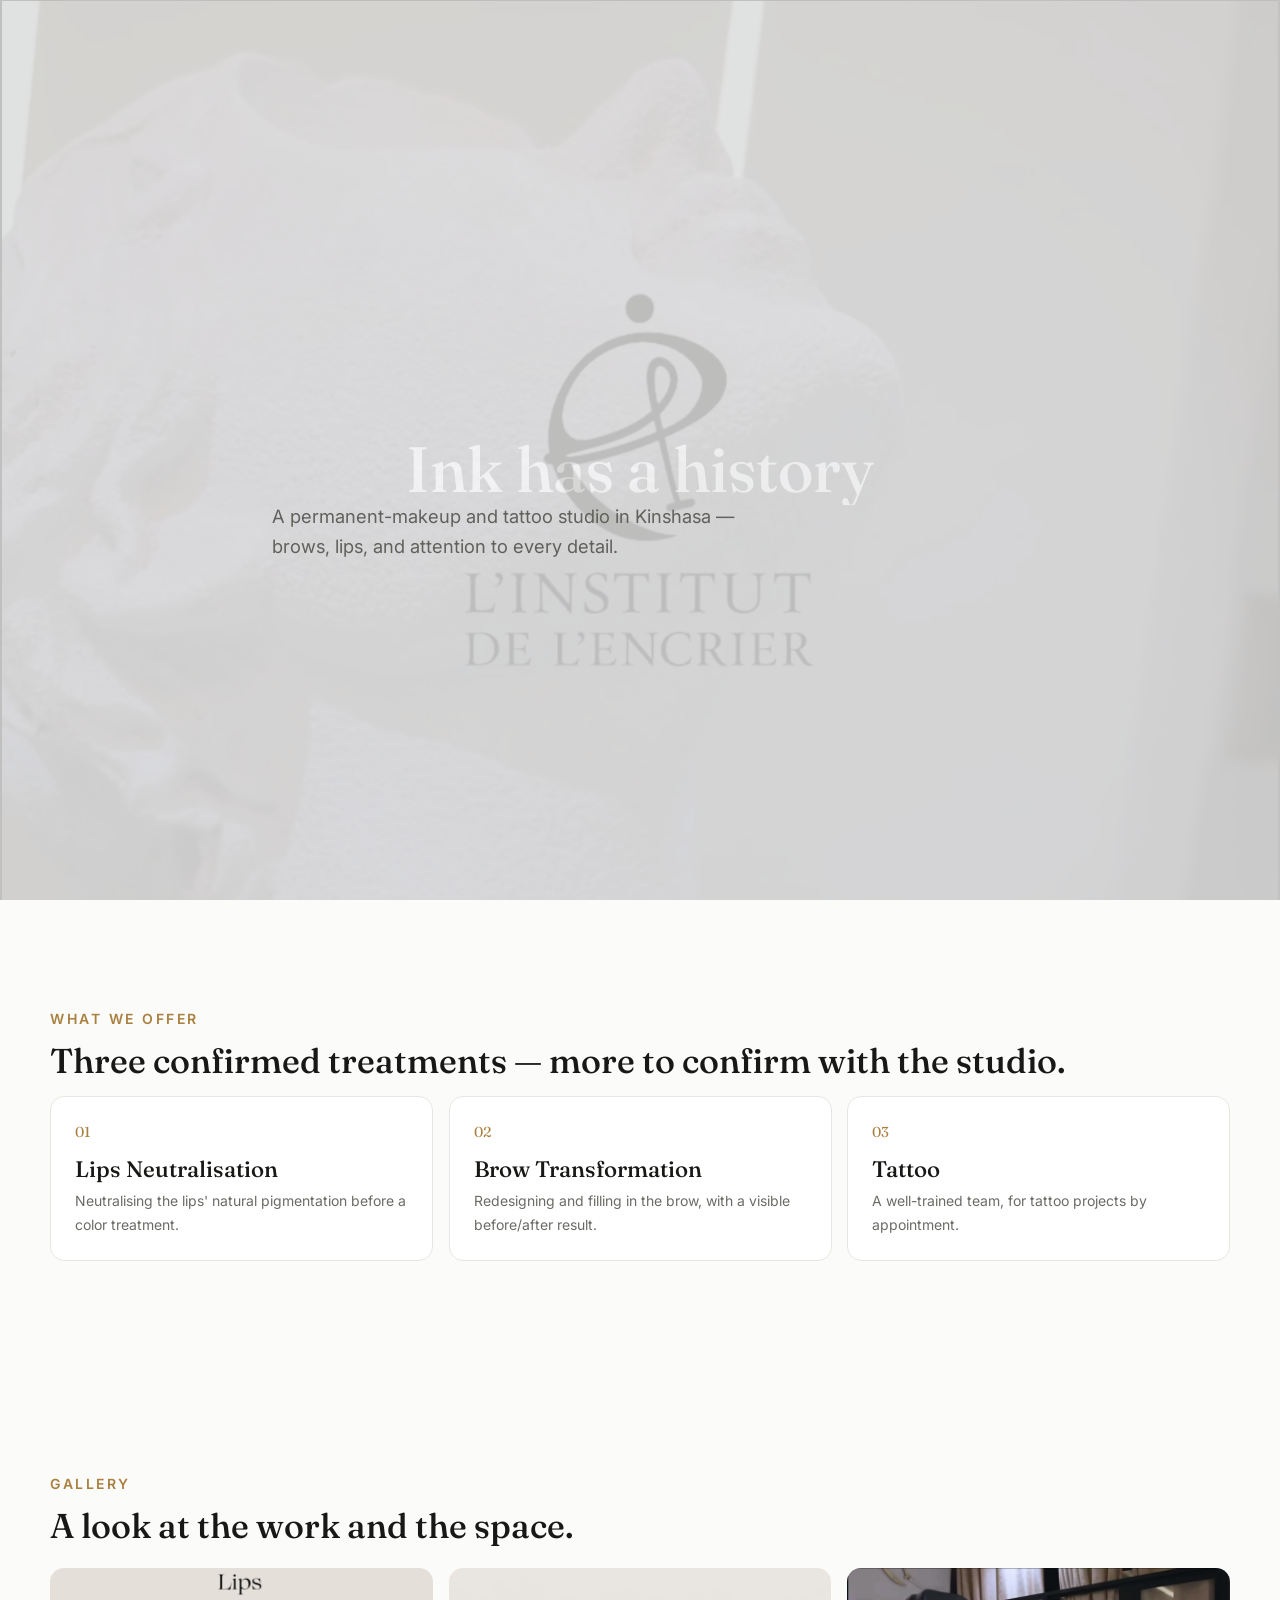
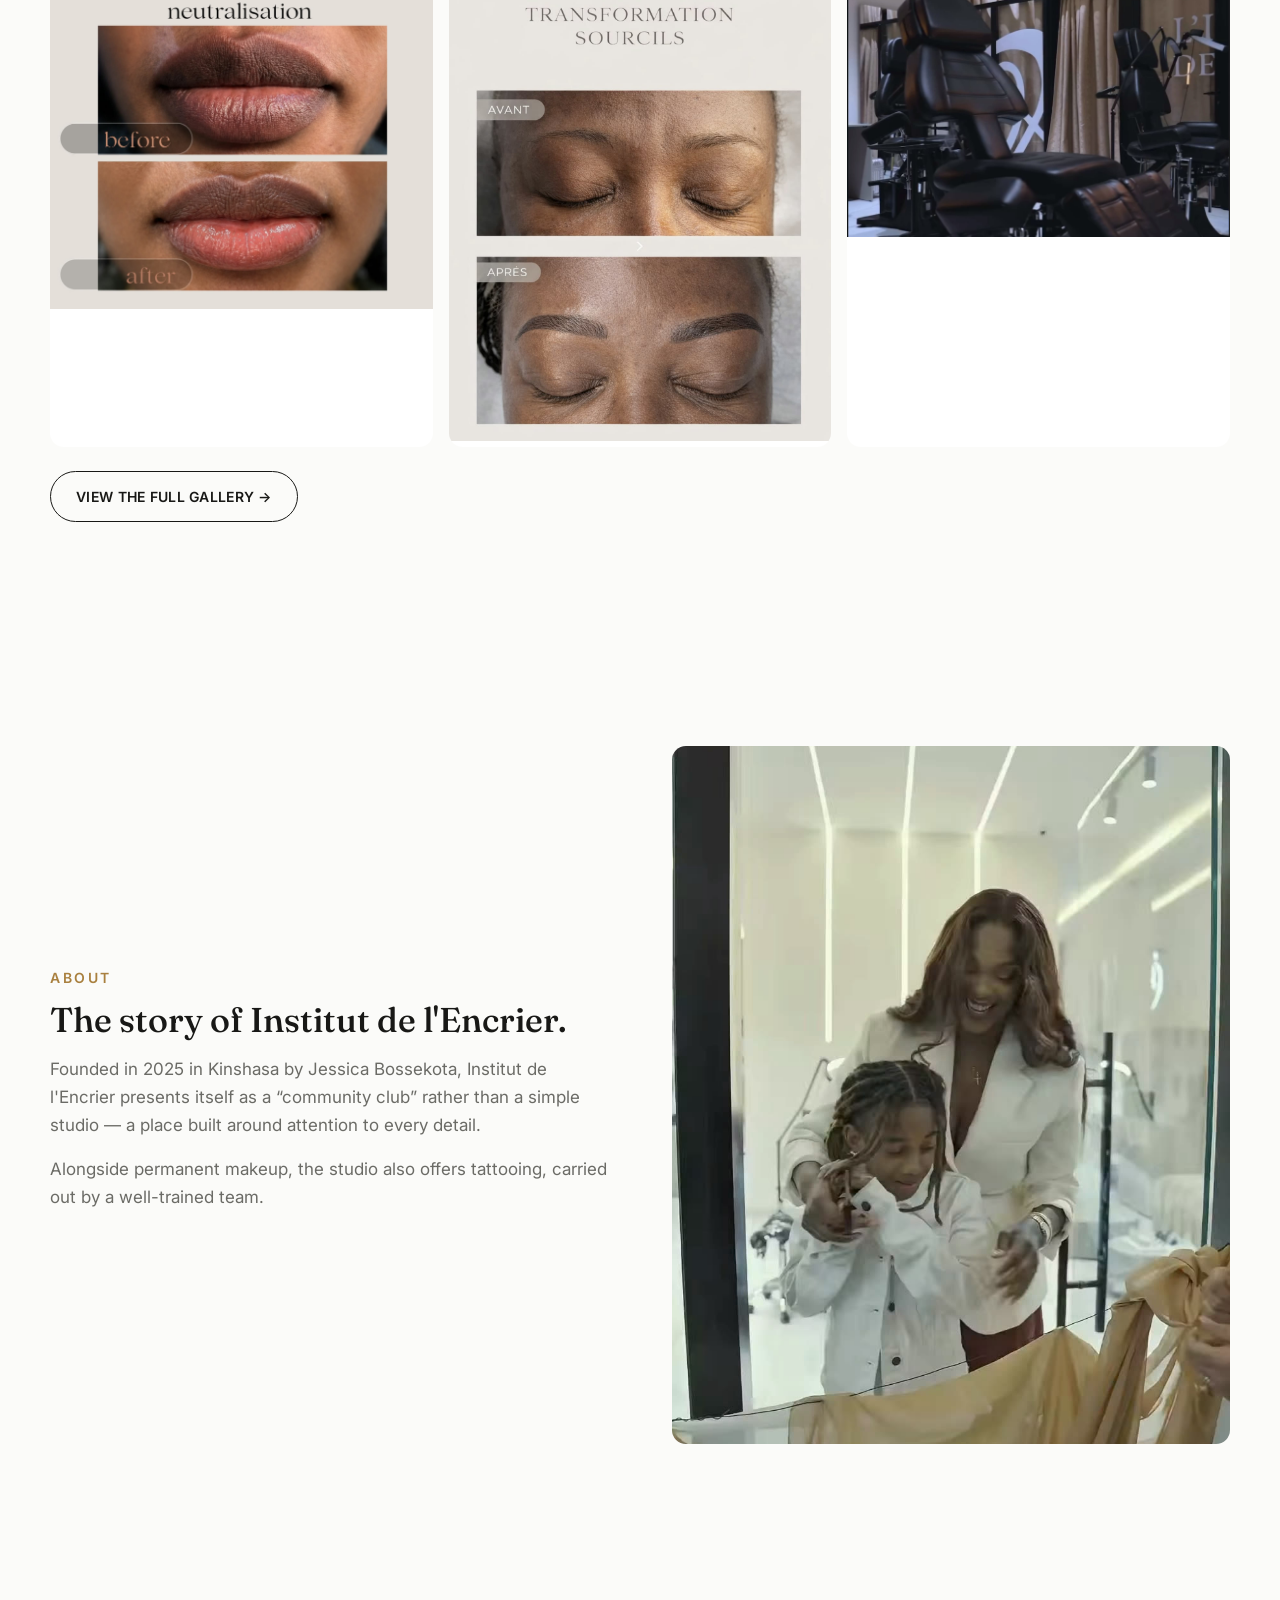
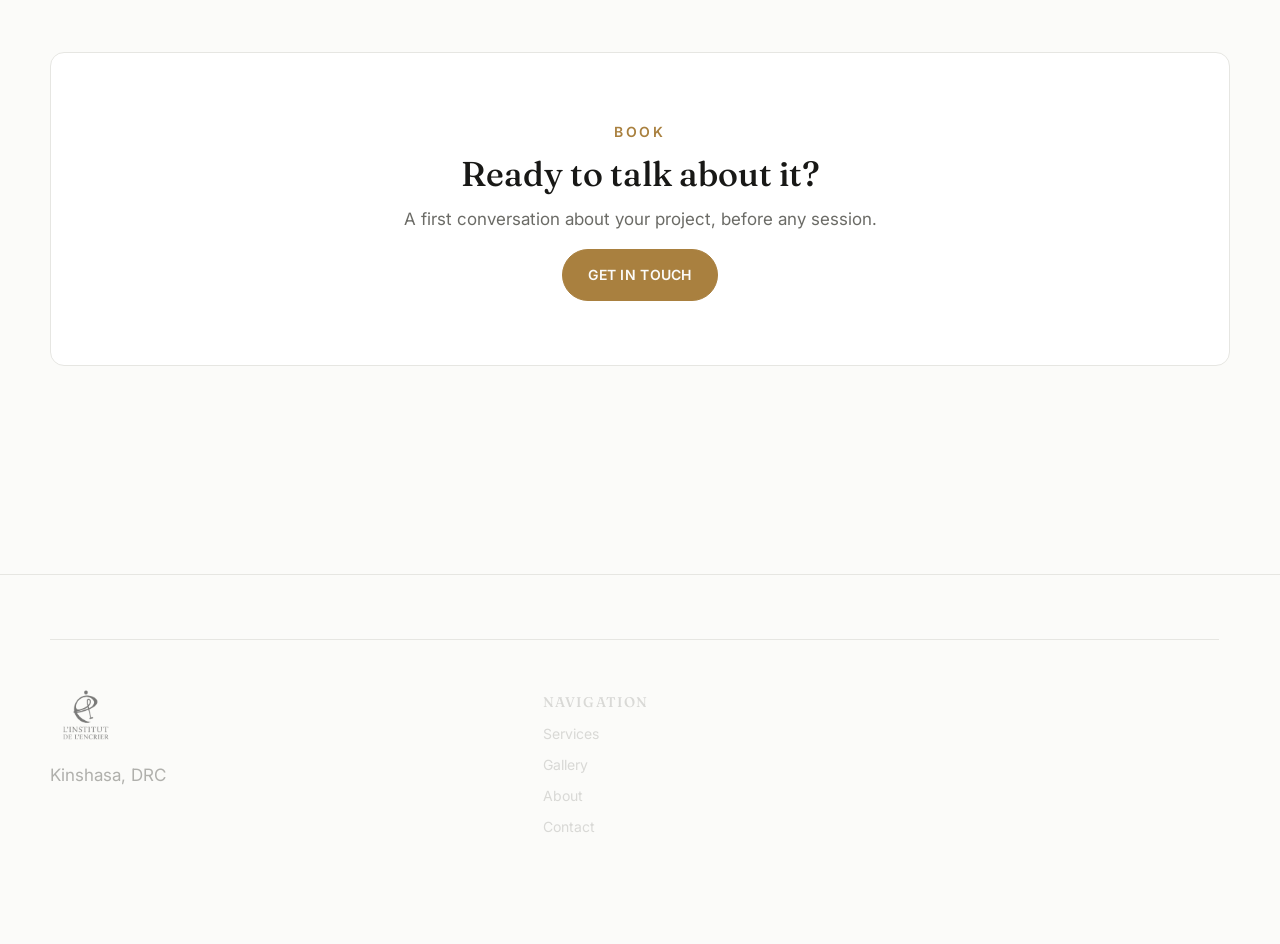
<file: index.html>
<!doctype html>
<html lang="fr">
  <head>
    <meta charset="UTF-8" />
    <meta name="viewport" content="width=device-width, initial-scale=1.0" />
    <title>Institut de l'Encrier</title>
    <meta
      name="description"
      content="Institut de l'Encrier — institut de beauté permanente et de tatouage à Kinshasa. Lips neutralisation, transformation sourcils, tatouage."
    />
    <link rel="icon" type="image/png" href="assets/images/web/logo.png" />
    <link rel="apple-touch-icon" href="assets/images/web/logo.png" />
    <link rel="preconnect" href="https://fonts.googleapis.com" />
    <link rel="preconnect" href="https://fonts.gstatic.com" crossorigin />
    <link
      href="https://fonts.googleapis.com/css2?family=Fraunces:ital,opsz,wght@0,9..144,400;0,9..144,500;1,9..144,500&family=Inter:wght@400;500;600&display=swap"
      rel="stylesheet"
    />
    <link rel="stylesheet" href="assets/css/styles.css" />
  </head>
  <body>
    <!-- Intro overlay: home page only -->
    <div id="intro-overlay">
      <p id="intro-eyebrow" data-i18n="intro.eyebrow">Institut de l'Encrier</p>
      <h1 id="intro-title" data-i18n="intro.title">L'encre a une histoire</h1>
    </div>

    <header id="main-header">
      <div class="container header-bar">
        <a href="index.html" class="wordmark">
          <img src="assets/images/web/logo.png" alt="L'Institut de l'Encrier" class="logo" />
        </a>
        <nav class="desktop-nav">
          <a href="index.html#services" data-i18n="nav.services">Services</a>
          <a href="galerie.html" data-i18n="nav.gallery">Galerie</a>
          <a href="index.html#a-propos" data-i18n="nav.about">À propos</a>
          <a href="contact.html" class="btn" data-i18n="nav.contact">Contact</a>
          <div class="lang-switch">
            <button class="lang-toggle" aria-expanded="false" aria-haspopup="true" data-i18n-attr="aria-label:aria.changeLanguage">
              <svg width="16" height="16" viewBox="0 0 24 24" fill="none" stroke="currentColor" stroke-width="1.6">
                <circle cx="12" cy="12" r="9" />
                <path d="M3 12h18" />
                <path d="M12 3c2.5 2.7 4 6 4 9s-1.5 6.3-4 9c-2.5-2.7-4-6-4-9s1.5-6.3 4-9z" />
              </svg>
              <span class="lang-current">FR</span>
            </button>
            <div class="lang-options">
              <button class="lang-btn is-active" data-lang-toggle="fr" aria-pressed="true">Français</button>
              <button class="lang-btn" data-lang-toggle="en" aria-pressed="false">English</button>
            </div>
          </div>
        </nav>
        <button id="menu-burger" aria-expanded="false" aria-controls="menu-overlay">
          <span class="sr-only" data-i18n="aria.toggleMenu">Menu</span>
          <span class="burger-line"></span>
          <span class="burger-line"></span>
          <span class="burger-line"></span>
        </button>
      </div>
    </header>

    <div id="menu-overlay" aria-hidden="true" inert>
      <div class="menu-overlay-bg"></div>
      <div class="menu-overlay-content container">
        <nav>
          <p class="mobile-link"><a href="index.html" data-i18n="menu.home">Accueil</a></p>
          <p class="mobile-link"><a href="index.html#services" data-i18n="nav.services">Services</a></p>
          <p class="mobile-link"><a href="galerie.html" data-i18n="nav.gallery">Galerie</a></p>
          <p class="mobile-link"><a href="index.html#a-propos" data-i18n="nav.about">À propos</a></p>
          <p class="mobile-link"><a href="contact.html" data-i18n="nav.contact">Contact</a></p>
        </nav>
        <div class="lang-switch">
          <button class="lang-toggle" aria-expanded="false" aria-haspopup="true" data-i18n-attr="aria-label:aria.changeLanguage">
            <svg width="16" height="16" viewBox="0 0 24 24" fill="none" stroke="currentColor" stroke-width="1.6">
              <circle cx="12" cy="12" r="9" />
              <path d="M3 12h18" />
              <path d="M12 3c2.5 2.7 4 6 4 9s-1.5 6.3-4 9c-2.5-2.7-4-6-4-9s1.5-6.3 4-9z" />
            </svg>
            <span class="lang-current">FR</span>
          </button>
          <div class="lang-options">
            <button class="lang-btn is-active" data-lang-toggle="fr" aria-pressed="true">Français</button>
            <button class="lang-btn" data-lang-toggle="en" aria-pressed="false">English</button>
          </div>
        </div>
        <p class="menu-overlay-footer" data-i18n="menu.footerLocation">Institut de l'Encrier — Kinshasa, RDC</p>
      </div>
    </div>

    <main>
      <section class="hero">
        <video
          class="hero-video"
          autoplay
          muted
          loop
          playsinline
          poster="assets/images/web/statue-logo.jpg"
        >
          <source src="assets/video/hero-loop.mp4" type="video/mp4" />
        </video>
        <div class="hero-scrim"></div>
        <div class="container hero-content">
          <p class="eyebrow" data-i18n="hero.eyebrow">Institut de l'Encrier</p>
          <h1 data-i18n="hero.title">L'encre a une histoire.</h1>
          <p class="hero-lede" data-i18n="hero.lede">
            Un institut de beauté permanente et de tatouage à Kinshasa —
            sourcils, lèvres, et l'attention portée à chaque détail.
          </p>
          <div class="hero-cta">
            <a href="contact.html" class="btn primary" data-i18n="hero.ctaPrimary">Prendre rendez-vous</a>
            <a href="galerie.html" class="btn" data-i18n="hero.ctaSecondary">Voir la galerie</a>
          </div>
        </div>
      </section>

      <section class="section" id="services">
        <div class="container">
          <p class="eyebrow reveal" data-i18n="services.eyebrow">Ce que nous proposons</p>
          <h2 class="reveal" data-i18n="services.title">Trois soins confirmés — d'autres à préciser avec l'atelier.</h2>
          <div class="tilt-grid">
            <article data-tilt-card>
              <div class="liquid-monolith-card-glare"></div>
              <p class="card-index">01</p>
              <h3 data-i18n="services.c1Title">Lips Neutralisation</h3>
              <p data-i18n="services.c1Body">Neutraliser la pigmentation naturelle des lèvres avant une mise en couleur.</p>
            </article>
            <article data-tilt-card>
              <div class="liquid-monolith-card-glare"></div>
              <p class="card-index">02</p>
              <h3 data-i18n="services.c2Title">Transformation Sourcils</h3>
              <p data-i18n="services.c2Body">Redessiner et densifier le sourcil, résultat visible avant/après.</p>
            </article>
            <article data-tilt-card>
              <div class="liquid-monolith-card-glare"></div>
              <p class="card-index">03</p>
              <h3 data-i18n="services.c3Title">Tatouage</h3>
              <p data-i18n="services.c3Body">Une équipe bien formée, pour des projets de tatouage sur rendez-vous.</p>
            </article>
          </div>
        </div>
      </section>

      <section class="section">
        <div class="container">
          <p class="eyebrow reveal" data-i18n="galleryPreview.eyebrow">Galerie</p>
          <h2 class="reveal" data-i18n="galleryPreview.title">Un aperçu du travail et de l'espace.</h2>
          <div class="gallery-grid" style="margin-top: var(--space-4);">
            <div class="gallery-tile">
              <div class="gallery-inner">
                <img src="assets/images/web/lips-neutralisation.jpg" alt="Lips neutralisation — avant / après" />
              </div>
              <span class="gallery-tile-label" data-i18n="galleryPreview.tile1">Lips neutralisation</span>
            </div>
            <div class="gallery-tile">
              <div class="gallery-inner">
                <img src="assets/images/web/sourcils-transformation.jpg" alt="Transformation sourcils — avant / après" />
              </div>
              <span class="gallery-tile-label" data-i18n="galleryPreview.tile2">Sourcils</span>
            </div>
            <div class="gallery-tile">
              <div class="gallery-inner">
                <img src="assets/images/web/treatment-room.jpg" alt="Salle de soin de l'Institut de l'Encrier" />
              </div>
              <span class="gallery-tile-label" data-i18n="galleryPreview.tile3">L'espace</span>
            </div>
          </div>
          <p class="reveal" style="margin-top: var(--space-4);">
            <a class="btn" href="galerie.html" data-i18n="galleryPreview.cta">Voir la galerie complète →</a>
          </p>
        </div>
      </section>

      <section class="section" id="a-propos">
        <div class="container split">
          <div class="reveal">
            <p class="eyebrow" data-i18n="about.eyebrow">À propos</p>
            <h2 data-i18n="about.title">L'histoire de l'Institut de l'Encrier.</h2>
            <p data-i18n="about.p1">
              Fondé en 2025 à Kinshasa par Jessica Bossekota, l'Institut de
              l'Encrier se présente comme un « community club » plutôt
              qu'un simple salon — un lieu pensé pour l'attention portée à
              chaque détail.
            </p>
            <p data-i18n="about.p2">
              Aux soins de beauté permanente s'ajoute le tatouage, assuré
              par une équipe bien formée.
            </p>
          </div>
          <div class="reveal">
            <img
              src="assets/images/web/ribbon-cutting.jpg"
              alt="Inauguration de l'Institut de l'Encrier"
              data-i18n-attr="alt:about.imgAlt"
              style="border-radius: var(--radius-md); aspect-ratio: 4/5; object-fit: cover; width: 100%;"
            />
          </div>
        </div>
      </section>

      <section class="section">
        <div class="container">
          <div class="cta-band reveal">
            <p class="eyebrow" data-i18n="ctaBand.eyebrow">Rendez-vous</p>
            <h2 data-i18n="ctaBand.title">Prêt·e à en discuter ?</h2>
            <p style="max-width: 46ch; margin-inline: auto;" data-i18n="ctaBand.body">
              Un premier échange pour parler de votre projet, avant toute
              séance.
            </p>
            <a href="contact.html" class="btn primary" data-i18n="ctaBand.button">Nous contacter</a>
          </div>
        </div>
      </section>
    </main>

    <footer id="site-footer">
      <div class="container">
        <div class="footer-top-line"></div>
        <div class="footer-grid">
          <div class="footer-brand">
            <a href="index.html" class="wordmark">
              <img src="assets/images/web/logo.png" alt="L'Institut de l'Encrier" class="logo" />
            </a>
            <p data-i18n="footer.city">Kinshasa, RDC</p>
          </div>
          <div class="footer-column">
            <h3 data-i18n="footer.navHeading">Navigation</h3>
            <a href="index.html#services" data-i18n="nav.services">Services</a>
            <a href="galerie.html" data-i18n="nav.gallery">Galerie</a>
            <a href="index.html#a-propos" data-i18n="nav.about">À propos</a>
            <a href="contact.html" data-i18n="nav.contact">Contact</a>
          </div>
          <div class="footer-column">
            <h3 data-i18n="footer.followHeading">Suivez-nous</h3>
            <a href="https://www.instagram.com/institutdelencrier/" target="_blank" rel="noopener" data-i18n-attr="aria-label:aria.instagram">Instagram</a>
          </div>
        </div>
        <div class="footer-bottom">
          <span>© <span id="year"></span> Institut de l'Encrier.</span>
          <span data-i18n="footer.statusNote">Site en construction — contenu à finaliser avec le client.</span>
        </div>
      </div>
    </footer>

    <script src="assets/js/vendor/gsap.min.js" defer></script>
    <script src="assets/js/vendor/ScrollTrigger.min.js" defer></script>
    <script src="assets/js/main.js" defer></script>
    <script src="assets/js/i18n.js" defer></script>
    <script src="assets/js/intro-timeline.js" defer></script>
    <script src="assets/js/nav-menu.js" defer></script>
    <script src="assets/js/liquid-glass-cards.js" defer></script>
    <script src="assets/js/footer-animation.js" defer></script>
  </body>
</html>
</file>
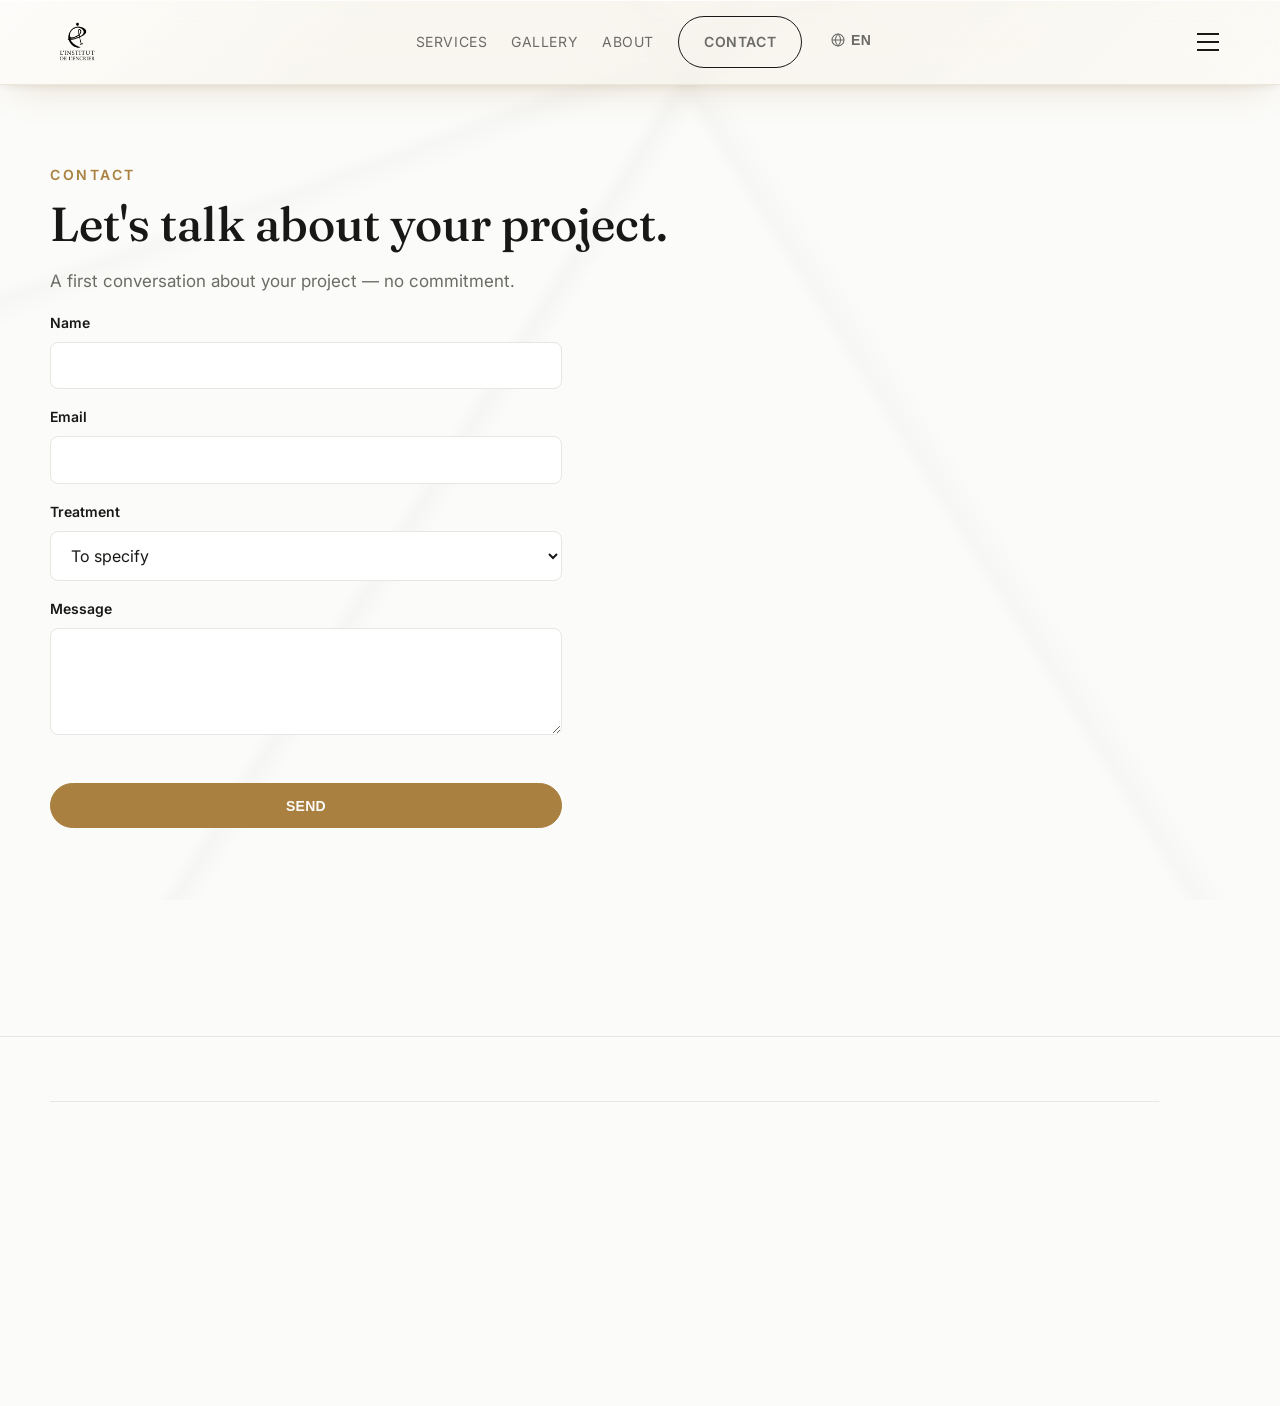
<file: contact.html>
<!doctype html>
<html lang="fr">
  <head>
    <meta charset="UTF-8" />
    <meta name="viewport" content="width=device-width, initial-scale=1.0" />
    <title>Contact — Institut de l'Encrier</title>
    <link rel="icon" type="image/png" href="assets/images/web/logo.png" />
    <link rel="apple-touch-icon" href="assets/images/web/logo.png" />
    <link rel="preconnect" href="https://fonts.googleapis.com" />
    <link rel="preconnect" href="https://fonts.gstatic.com" crossorigin />
    <link
      href="https://fonts.googleapis.com/css2?family=Fraunces:ital,opsz,wght@0,9..144,400;0,9..144,500;1,9..144,500&family=Inter:wght@400;500;600&display=swap"
      rel="stylesheet"
    />
    <link rel="stylesheet" href="assets/css/styles.css" />
  </head>
  <body>
    <header id="main-header">
      <div class="container header-bar">
        <a href="index.html" class="wordmark">
          <img src="assets/images/web/logo.png" alt="L'Institut de l'Encrier" class="logo" />
        </a>
        <nav class="desktop-nav">
          <a href="index.html#services" data-i18n="nav.services">Services</a>
          <a href="galerie.html" data-i18n="nav.gallery">Galerie</a>
          <a href="index.html#a-propos" data-i18n="nav.about">À propos</a>
          <a href="contact.html" class="btn" data-i18n="nav.contact">Contact</a>
          <div class="lang-switch">
            <button class="lang-toggle" aria-expanded="false" aria-haspopup="true" data-i18n-attr="aria-label:aria.changeLanguage">
              <svg width="16" height="16" viewBox="0 0 24 24" fill="none" stroke="currentColor" stroke-width="1.6">
                <circle cx="12" cy="12" r="9" />
                <path d="M3 12h18" />
                <path d="M12 3c2.5 2.7 4 6 4 9s-1.5 6.3-4 9c-2.5-2.7-4-6-4-9s1.5-6.3 4-9z" />
              </svg>
              <span class="lang-current">FR</span>
            </button>
            <div class="lang-options">
              <button class="lang-btn is-active" data-lang-toggle="fr" aria-pressed="true">Français</button>
              <button class="lang-btn" data-lang-toggle="en" aria-pressed="false">English</button>
            </div>
          </div>
        </nav>
        <button id="menu-burger" aria-expanded="false" aria-controls="menu-overlay">
          <span class="sr-only" data-i18n="aria.toggleMenu">Menu</span>
          <span class="burger-line"></span>
          <span class="burger-line"></span>
          <span class="burger-line"></span>
        </button>
      </div>
    </header>

    <div id="menu-overlay" aria-hidden="true" inert>
      <div class="menu-overlay-bg"></div>
      <div class="menu-overlay-content container">
        <nav>
          <p class="mobile-link"><a href="index.html" data-i18n="menu.home">Accueil</a></p>
          <p class="mobile-link"><a href="index.html#services" data-i18n="nav.services">Services</a></p>
          <p class="mobile-link"><a href="galerie.html" data-i18n="nav.gallery">Galerie</a></p>
          <p class="mobile-link"><a href="index.html#a-propos" data-i18n="nav.about">À propos</a></p>
          <p class="mobile-link"><a href="contact.html" data-i18n="nav.contact">Contact</a></p>
        </nav>
        <div class="lang-switch">
          <button class="lang-toggle" aria-expanded="false" aria-haspopup="true" data-i18n-attr="aria-label:aria.changeLanguage">
            <svg width="16" height="16" viewBox="0 0 24 24" fill="none" stroke="currentColor" stroke-width="1.6">
              <circle cx="12" cy="12" r="9" />
              <path d="M3 12h18" />
              <path d="M12 3c2.5 2.7 4 6 4 9s-1.5 6.3-4 9c-2.5-2.7-4-6-4-9s1.5-6.3 4-9z" />
            </svg>
            <span class="lang-current">FR</span>
          </button>
          <div class="lang-options">
            <button class="lang-btn is-active" data-lang-toggle="fr" aria-pressed="true">Français</button>
            <button class="lang-btn" data-lang-toggle="en" aria-pressed="false">English</button>
          </div>
        </div>
        <p class="menu-overlay-footer" data-i18n="menu.footerLocation">Institut de l'Encrier — Kinshasa, RDC</p>
      </div>
    </div>

    <main>
      <section class="section" style="padding-top: var(--space-8);">
        <div class="container">
          <p class="eyebrow reveal" data-i18n="contactPage.eyebrow">Contact</p>
          <h1 class="reveal" data-i18n="contactPage.title">Parlons de votre projet.</h1>
          <p class="reveal" style="max-width: 50ch;" data-i18n="contactPage.lede">
            Un premier échange pour parler de votre projet — sans
            engagement.
          </p>

          <form id="contact-form" class="contact-form reveal">
            <label>
              <span data-i18n="contactPage.labelName">Nom</span>
              <input type="text" name="name" required autocomplete="name" />
            </label>
            <label>
              <span data-i18n="contactPage.labelEmail">E-mail</span>
              <input type="email" name="email" required autocomplete="email" />
            </label>
            <label>
              <span data-i18n="contactPage.labelSoin">Soin souhaité</span>
              <select name="soin">
                <option value="" data-i18n="contactPage.soinPlaceholder">À préciser</option>
                <option value="lips-neutralisation" data-i18n="contactPage.soinLips">Lips neutralisation</option>
                <option value="sourcils" data-i18n="contactPage.soinSourcils">Transformation sourcils</option>
                <option value="tatouage" data-i18n="contactPage.soinTattoo">Tatouage</option>
                <option value="autre" data-i18n="contactPage.soinAutre">Autre</option>
              </select>
            </label>
            <label>
              <span data-i18n="contactPage.labelMessage">Message</span>
              <textarea name="message" rows="4" required></textarea>
            </label>
            <p id="form-status" class="form-status" role="status"></p>
            <button type="submit" class="btn primary" data-i18n="contactPage.submit">Envoyer</button>
          </form>
        </div>
      </section>
    </main>

    <footer id="site-footer">
      <div class="container">
        <div class="footer-top-line"></div>
        <div class="footer-grid">
          <div class="footer-brand">
            <a href="index.html" class="wordmark">
              <img src="assets/images/web/logo.png" alt="L'Institut de l'Encrier" class="logo" />
            </a>
            <p data-i18n="footer.city">Kinshasa, RDC</p>
          </div>
          <div class="footer-column">
            <h3 data-i18n="footer.navHeading">Navigation</h3>
            <a href="index.html#services" data-i18n="nav.services">Services</a>
            <a href="galerie.html" data-i18n="nav.gallery">Galerie</a>
            <a href="index.html#a-propos" data-i18n="nav.about">À propos</a>
            <a href="contact.html" data-i18n="nav.contact">Contact</a>
          </div>
          <div class="footer-column">
            <h3 data-i18n="footer.followHeading">Suivez-nous</h3>
            <a href="https://www.instagram.com/institutdelencrier/" target="_blank" rel="noopener" data-i18n-attr="aria-label:aria.instagram">Instagram</a>
          </div>
        </div>
        <div class="footer-bottom">
          <span>© <span id="year"></span> Institut de l'Encrier.</span>
          <span data-i18n="footer.statusNote">Site en construction — contenu à finaliser avec le client.</span>
        </div>
      </div>
    </footer>

    <script src="assets/js/vendor/gsap.min.js" defer></script>
    <script src="assets/js/vendor/ScrollTrigger.min.js" defer></script>
    <script src="assets/js/main.js" defer></script>
    <script src="assets/js/i18n.js" defer></script>
    <script src="assets/js/nav-menu.js" defer></script>
    <script src="assets/js/footer-animation.js" defer></script>
    <script defer>
      /* Mock submit — no backend wired yet (see BUILD-NOTES.md: booking
         mechanism not confirmed). Status text pulled from window.ideI18n
         so it respects whichever language is currently active. */
      document.addEventListener("DOMContentLoaded", function () {
        var form = document.getElementById("contact-form");
        var status = document.getElementById("form-status");
        if (!form) return;
        form.addEventListener("submit", function (e) {
          e.preventDefault();
          var t = window.ideI18n ? window.ideI18n.t : function (k) { return k; };
          status.textContent = t("contactPage.statusSending");
          status.className = "form-status";
          setTimeout(function () {
            status.textContent = t("contactPage.statusSuccess");
            status.className = "form-status success";
            form.reset();
          }, 700);
        });
      });
    </script>
  </body>
</html>
</file>
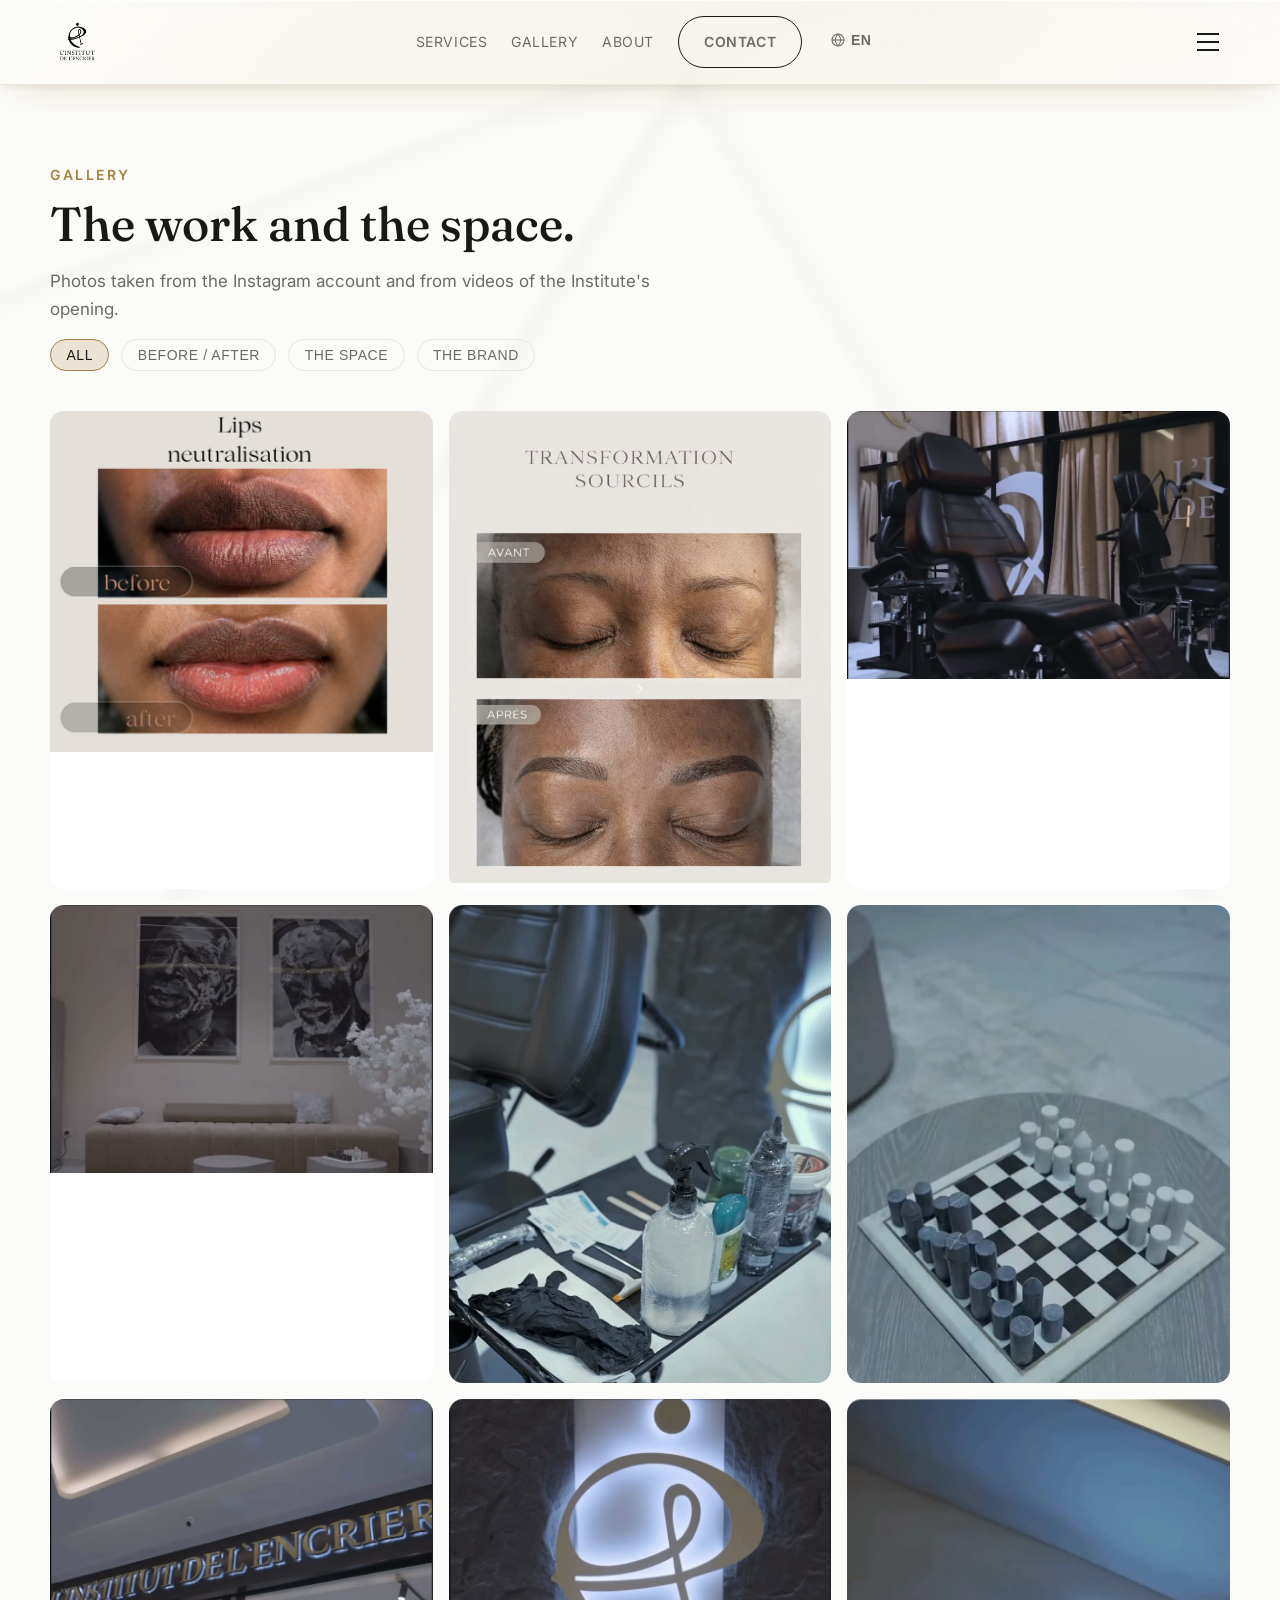
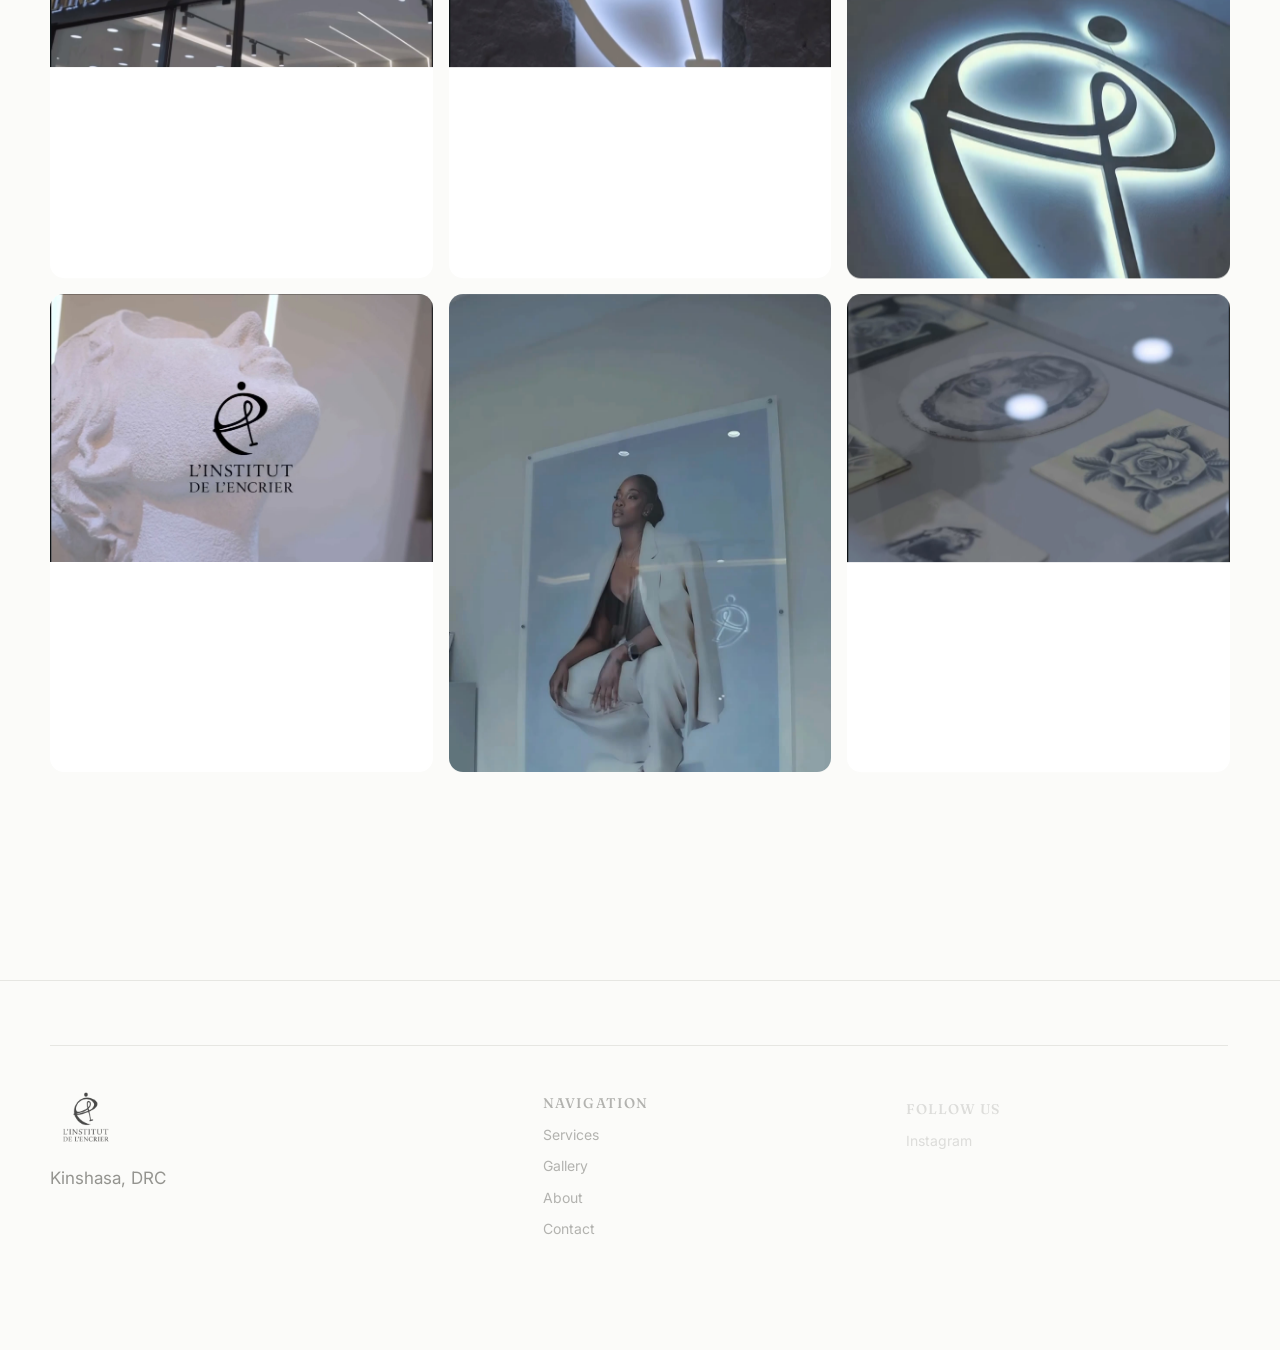
<file: galerie.html>
<!doctype html>
<html lang="fr">
  <head>
    <meta charset="UTF-8" />
    <meta name="viewport" content="width=device-width, initial-scale=1.0" />
    <title>Galerie — Institut de l'Encrier</title>
    <link rel="icon" type="image/png" href="assets/images/web/logo.png" />
    <link rel="apple-touch-icon" href="assets/images/web/logo.png" />
    <link rel="preconnect" href="https://fonts.googleapis.com" />
    <link rel="preconnect" href="https://fonts.gstatic.com" crossorigin />
    <link
      href="https://fonts.googleapis.com/css2?family=Fraunces:ital,opsz,wght@0,9..144,400;0,9..144,500;1,9..144,500&family=Inter:wght@400;500;600&display=swap"
      rel="stylesheet"
    />
    <link rel="stylesheet" href="assets/css/styles.css" />
  </head>
  <body>
    <header id="main-header">
      <div class="container header-bar">
        <a href="index.html" class="wordmark">
          <img src="assets/images/web/logo.png" alt="L'Institut de l'Encrier" class="logo" />
        </a>
        <nav class="desktop-nav">
          <a href="index.html#services" data-i18n="nav.services">Services</a>
          <a href="galerie.html" data-i18n="nav.gallery">Galerie</a>
          <a href="index.html#a-propos" data-i18n="nav.about">À propos</a>
          <a href="contact.html" class="btn" data-i18n="nav.contact">Contact</a>
          <div class="lang-switch">
            <button class="lang-toggle" aria-expanded="false" aria-haspopup="true" data-i18n-attr="aria-label:aria.changeLanguage">
              <svg width="16" height="16" viewBox="0 0 24 24" fill="none" stroke="currentColor" stroke-width="1.6">
                <circle cx="12" cy="12" r="9" />
                <path d="M3 12h18" />
                <path d="M12 3c2.5 2.7 4 6 4 9s-1.5 6.3-4 9c-2.5-2.7-4-6-4-9s1.5-6.3 4-9z" />
              </svg>
              <span class="lang-current">FR</span>
            </button>
            <div class="lang-options">
              <button class="lang-btn is-active" data-lang-toggle="fr" aria-pressed="true">Français</button>
              <button class="lang-btn" data-lang-toggle="en" aria-pressed="false">English</button>
            </div>
          </div>
        </nav>
        <button id="menu-burger" aria-expanded="false" aria-controls="menu-overlay">
          <span class="sr-only" data-i18n="aria.toggleMenu">Menu</span>
          <span class="burger-line"></span>
          <span class="burger-line"></span>
          <span class="burger-line"></span>
        </button>
      </div>
    </header>

    <div id="menu-overlay" aria-hidden="true" inert>
      <div class="menu-overlay-bg"></div>
      <div class="menu-overlay-content container">
        <nav>
          <p class="mobile-link"><a href="index.html" data-i18n="menu.home">Accueil</a></p>
          <p class="mobile-link"><a href="index.html#services" data-i18n="nav.services">Services</a></p>
          <p class="mobile-link"><a href="galerie.html" data-i18n="nav.gallery">Galerie</a></p>
          <p class="mobile-link"><a href="index.html#a-propos" data-i18n="nav.about">À propos</a></p>
          <p class="mobile-link"><a href="contact.html" data-i18n="nav.contact">Contact</a></p>
        </nav>
        <div class="lang-switch">
          <button class="lang-toggle" aria-expanded="false" aria-haspopup="true" data-i18n-attr="aria-label:aria.changeLanguage">
            <svg width="16" height="16" viewBox="0 0 24 24" fill="none" stroke="currentColor" stroke-width="1.6">
              <circle cx="12" cy="12" r="9" />
              <path d="M3 12h18" />
              <path d="M12 3c2.5 2.7 4 6 4 9s-1.5 6.3-4 9c-2.5-2.7-4-6-4-9s1.5-6.3 4-9z" />
            </svg>
            <span class="lang-current">FR</span>
          </button>
          <div class="lang-options">
            <button class="lang-btn is-active" data-lang-toggle="fr" aria-pressed="true">Français</button>
            <button class="lang-btn" data-lang-toggle="en" aria-pressed="false">English</button>
          </div>
        </div>
        <p class="menu-overlay-footer" data-i18n="menu.footerLocation">Institut de l'Encrier — Kinshasa, RDC</p>
      </div>
    </div>

    <main>
      <section class="section" style="padding-top: var(--space-8);">
        <div class="container">
          <p class="eyebrow reveal" data-i18n="galleryPage.eyebrow">Galerie</p>
          <h1 class="reveal" data-i18n="galleryPage.title">Le travail et l'espace.</h1>
          <p class="reveal" style="max-width: 60ch;" data-i18n="galleryPage.intro">
            Photos tirées du compte Instagram et de vidéos de l'ouverture de
            l'Institut.
          </p>

          <div class="filter-bar reveal">
            <button class="filter-chip is-active" data-filter-chip="all" data-i18n="galleryPage.filterAll">Tout</button>
            <button class="filter-chip" data-filter-chip="avant-apres" data-i18n="galleryPage.filterAvantApres">Avant / Après</button>
            <button class="filter-chip" data-filter-chip="espace" data-i18n="galleryPage.filterEspace">L'espace</button>
            <button class="filter-chip" data-filter-chip="marque" data-i18n="galleryPage.filterMarque">La marque</button>
          </div>

          <div class="gallery-grid" id="gallery-grid">
            <div class="gallery-tile" data-filter-card data-category="avant-apres">
              <div class="gallery-inner">
                <img src="assets/images/web/lips-neutralisation.jpg" alt="Lips neutralisation — avant / après" />
              </div>
              <span class="gallery-tile-label" data-i18n="galleryPage.tLips">Lips neutralisation</span>
            </div>
            <div class="gallery-tile" data-filter-card data-category="avant-apres">
              <div class="gallery-inner">
                <img src="assets/images/web/sourcils-transformation.jpg" alt="Transformation sourcils — avant / après" />
              </div>
              <span class="gallery-tile-label" data-i18n="galleryPage.tSourcils">Sourcils</span>
            </div>
            <div class="gallery-tile" data-filter-card data-category="espace">
              <div class="gallery-inner">
                <img src="assets/images/web/treatment-room.jpg" alt="Salle de soin" />
              </div>
              <span class="gallery-tile-label" data-i18n="galleryPage.tTreatmentRoom">Salle de soin</span>
            </div>
            <div class="gallery-tile" data-filter-card data-category="espace">
              <div class="gallery-inner">
                <img src="assets/images/web/reception-lounge.jpg" alt="Espace lounge / réception" />
              </div>
              <span class="gallery-tile-label" data-i18n="galleryPage.tLounge">Lounge</span>
            </div>
            <div class="gallery-tile" data-filter-card data-category="espace">
              <div class="gallery-inner">
                <img src="assets/images/web/hygiene-tray.jpg" alt="Plateau d'hygiène à usage unique" />
              </div>
              <span class="gallery-tile-label" data-i18n="galleryPage.tHygiene">Hygiène</span>
            </div>
            <div class="gallery-tile" data-filter-card data-category="espace">
              <div class="gallery-inner">
                <img src="assets/images/web/chess-lounge.jpg" alt="Coin lounge de l'Institut" />
              </div>
              <span class="gallery-tile-label" data-i18n="galleryPage.tChess">Coin lounge</span>
            </div>
            <div class="gallery-tile" data-filter-card data-category="marque">
              <div class="gallery-inner">
                <img src="assets/images/web/storefront-sign.jpg" alt="Enseigne de l'Institut de l'Encrier" />
              </div>
              <span class="gallery-tile-label" data-i18n="galleryPage.tFacade">Façade</span>
            </div>
            <div class="gallery-tile" data-filter-card data-category="marque">
              <div class="gallery-inner">
                <img src="assets/images/web/backlit-monogram.jpg" alt="Monogramme rétroéclairé" />
              </div>
              <span class="gallery-tile-label" data-i18n="galleryPage.tMonogram">Monogramme</span>
            </div>
            <div class="gallery-tile" data-filter-card data-category="marque">
              <div class="gallery-inner">
                <img src="assets/images/web/monogram-wall.jpg" alt="Monogramme sur mur" />
              </div>
              <span class="gallery-tile-label" data-i18n="galleryPage.tMonogram">Monogramme</span>
            </div>
            <div class="gallery-tile" data-filter-card data-category="marque">
              <div class="gallery-inner">
                <img src="assets/images/web/statue-logo.jpg" alt="Buste et logo de l'Institut" />
              </div>
              <span class="gallery-tile-label" data-i18n="galleryPage.tIdentity">Identité</span>
            </div>
            <div class="gallery-tile" data-filter-card data-category="marque">
              <div class="gallery-inner">
                <img src="assets/images/web/editorial-poster.jpg" alt="Affiche éditoriale de la marque" />
              </div>
              <span class="gallery-tile-label" data-i18n="galleryPage.tEditorial">Éditorial</span>
            </div>
            <div class="gallery-tile" data-filter-card data-category="marque">
              <div class="gallery-inner">
                <img src="assets/images/web/flash-art.jpg" alt="Planches d'inspiration exposées" />
              </div>
              <span class="gallery-tile-label" data-i18n="galleryPage.tInspiration">Inspiration</span>
            </div>
          </div>
        </div>
      </section>
    </main>

    <div id="lightbox" aria-hidden="true">
      <button id="lightbox-close" aria-label="Fermer">&times;</button>
      <div id="lightbox-content"></div>
    </div>

    <footer id="site-footer">
      <div class="container">
        <div class="footer-top-line"></div>
        <div class="footer-grid">
          <div class="footer-brand">
            <a href="index.html" class="wordmark">
              <img src="assets/images/web/logo.png" alt="L'Institut de l'Encrier" class="logo" />
            </a>
            <p data-i18n="footer.city">Kinshasa, RDC</p>
          </div>
          <div class="footer-column">
            <h3 data-i18n="footer.navHeading">Navigation</h3>
            <a href="index.html#services" data-i18n="nav.services">Services</a>
            <a href="galerie.html" data-i18n="nav.gallery">Galerie</a>
            <a href="index.html#a-propos" data-i18n="nav.about">À propos</a>
            <a href="contact.html" data-i18n="nav.contact">Contact</a>
          </div>
          <div class="footer-column">
            <h3 data-i18n="footer.followHeading">Suivez-nous</h3>
            <a href="https://www.instagram.com/institutdelencrier/" target="_blank" rel="noopener" data-i18n-attr="aria-label:aria.instagram">Instagram</a>
          </div>
        </div>
        <div class="footer-bottom">
          <span>© <span id="year"></span> Institut de l'Encrier.</span>
          <span data-i18n="footer.statusNote">Site en construction — contenu à finaliser avec le client.</span>
        </div>
      </div>
    </footer>

    <script src="assets/js/vendor/gsap.min.js" defer></script>
    <script src="assets/js/vendor/ScrollTrigger.min.js" defer></script>
    <script src="assets/js/main.js" defer></script>
    <script src="assets/js/i18n.js" defer></script>
    <script src="assets/js/nav-menu.js" defer></script>
    <script src="assets/js/footer-animation.js" defer></script>
    <script src="assets/js/gallery.js" defer></script>
  </body>
</html>
</file>
<file: assets/css/styles.css>
/* Institut de l'Encrier — design tokens.
   Snow-white / white-marble ground (cool neutral, not the earlier warm
   cream) with near-black ink lettering and the brass/gold accent taken
   from the real storefront signage + merch drop — see BUILD-NOTES.md. */
:root {
  --color-bg: #fbfbf9;
  --color-surface: #ffffff;
  --color-ink: #181816;
  --color-ink-soft: #6b6b66;
  --color-accent: #a9803f; /* brass/gold, matches storefront signage + merch drop lettering */
  --color-border: #e6e6e2;
  --color-on-dark: #fbfbf9; /* text on the intentionally black intro overlay / lightbox */

  /* Liquid-glass surfaces (header, mobile menu). A near-white tint would be
     invisible against the snow-white page, so the glass is deliberately
     tinted (warm off-white, a hint of the brass accent) and kept fairly
     transparent — the blur + sheen + edge highlight are what read as
     "glass," not the fill color. */
  --glass-tint: #f2ecdf;
  --glass-bg: color-mix(in srgb, var(--glass-tint) 34%, transparent);
  --glass-bg-strong: color-mix(in srgb, var(--glass-tint) 48%, transparent);
  --glass-border: color-mix(in srgb, white 80%, var(--color-accent));
  --glass-sheen: linear-gradient(
    135deg,
    rgba(255, 255, 255, 0.7) 0%,
    rgba(255, 255, 255, 0) 30%,
    rgba(255, 255, 255, 0) 68%,
    rgba(255, 255, 255, 0.45) 100%
  );
  --glass-shadow: 0 10px 40px -14px color-mix(in srgb, var(--color-accent) 30%, transparent),
    0 2px 10px -2px rgba(24, 24, 22, 0.1);

  --font-display: "Fraunces", "Iowan Old Style", serif;
  --font-body: "Inter", -apple-system, BlinkMacSystemFont, "Segoe UI", sans-serif;

  --step-display: clamp(2.75rem, 2rem + 3.2vw, 5.5rem);
  --step-h1: clamp(2.1rem, 1.7rem + 1.6vw, 3.25rem);
  --step-h2: clamp(1.6rem, 1.35rem + 1vw, 2.25rem);
  --step-h3: clamp(1.2rem, 1.1rem + 0.4vw, 1.4rem);
  --step-small: 0.875rem;

  --space-1: 0.5rem;
  --space-2: 0.75rem;
  --space-3: 1rem;
  --space-4: 1.5rem;
  --space-5: 2.5rem;
  --space-6: 4rem;
  --space-7: 6.5rem;
  --space-8: 10rem;

  --radius-sm: 8px;
  --radius-md: 14px;
  --container-width: 1180px;
}

* {
  box-sizing: border-box;
}

html {
  scroll-behavior: smooth;
}

@media (prefers-reduced-motion: reduce) {
  html {
    scroll-behavior: auto;
  }
  *,
  *::before,
  *::after {
    animation-duration: 0.001ms !important;
    animation-iteration-count: 1 !important;
    transition-duration: 0.001ms !important;
  }
}

body {
  margin: 0;
  background-color: var(--color-bg);
  /* Faint marble veining — a handful of thin diagonal streaks, kept
     under 3% opacity so it reads as texture, not decoration. */
  background-image: linear-gradient(122deg, transparent 39%, rgba(24, 24, 22, 0.025) 40%, transparent 41.5%),
    linear-gradient(58deg, transparent 64%, rgba(24, 24, 22, 0.02) 65%, transparent 67%),
    linear-gradient(160deg, transparent 21%, rgba(24, 24, 22, 0.018) 22%, transparent 24%);
  background-attachment: fixed;
  color: var(--color-ink);
  font-family: var(--font-body);
  font-size: 1.0625rem;
  line-height: 1.65;
  -webkit-font-smoothing: antialiased;
}

h1,
h2,
h3 {
  font-family: var(--font-display);
  font-weight: 500;
  line-height: 1.1;
  margin: 0 0 var(--space-3);
}
h1 {
  font-size: var(--step-h1);
}
h2 {
  font-size: var(--step-h2);
}
h3 {
  font-size: var(--step-h3);
}

p {
  margin: 0 0 var(--space-3);
  color: var(--color-ink-soft);
  max-width: 60ch;
}

a {
  color: inherit;
}
img {
  max-width: 100%;
  display: block;
}

.sr-only {
  position: absolute;
  width: 1px;
  height: 1px;
  overflow: hidden;
  clip: rect(0 0 0 0);
}

.container {
  width: min(100% - 2 * var(--space-4), var(--container-width));
  margin-inline: auto;
}
.section {
  padding-block: var(--space-7);
}
.eyebrow {
  display: inline-flex;
  align-items: center;
  gap: var(--space-1);
  font-size: var(--step-small);
  letter-spacing: 0.18em;
  text-transform: uppercase;
  color: var(--color-accent);
  font-weight: 600;
  margin-bottom: var(--space-2);
}
.accent {
  color: var(--color-accent);
  font-style: italic;
}

/* Generic scroll reveal (main.js) */
.reveal {
  opacity: 0;
  transform: translateY(18px);
  transition: opacity 0.8s ease, transform 0.8s ease;
}
.reveal.visible {
  opacity: 1;
  transform: none;
}
@media (prefers-reduced-motion: reduce) {
  .reveal {
    opacity: 1;
    transform: none;
    transition: none;
  }
}

/* Buttons */
.btn {
  display: inline-flex;
  align-items: center;
  justify-content: center;
  gap: var(--space-1);
  font-size: var(--step-small);
  font-weight: 600;
  letter-spacing: 0.02em;
  text-transform: uppercase;
  padding: 0.95em 1.8em;
  border-radius: 999px;
  border: 1px solid var(--color-ink);
  color: var(--color-ink);
  text-decoration: none;
  background: transparent;
  cursor: pointer;
  transition: background 0.2s ease, color 0.2s ease, border-color 0.2s ease;
}
.btn:hover {
  background: var(--color-accent);
  border-color: var(--color-accent);
  color: var(--color-bg);
}
.btn.primary {
  background: var(--color-accent);
  border-color: var(--color-accent);
  color: var(--color-bg);
}
.btn.primary:hover {
  background: var(--color-ink);
  border-color: var(--color-ink);
  color: var(--color-bg);
}
.btn:focus-visible {
  outline: 2px solid var(--color-accent);
  outline-offset: 3px;
}

/* ============ Header (liquid glass) ============ */
#main-header {
  position: fixed;
  top: 0;
  left: 0;
  right: 0;
  z-index: 50;
  padding-block: var(--space-3);
  background: var(--glass-bg);
  backdrop-filter: blur(20px) saturate(200%);
  -webkit-backdrop-filter: blur(20px) saturate(200%);
  border-bottom: 1px solid var(--glass-border);
  box-shadow: inset 0 1px 0 rgba(255, 255, 255, 0.8), var(--glass-shadow);
  transition: background 0.3s ease, padding 0.3s ease, backdrop-filter 0.3s ease, box-shadow 0.3s ease;
}
#main-header::before {
  content: "";
  position: absolute;
  inset: 0;
  background: var(--glass-sheen);
  pointer-events: none;
}
#main-header.is-scrolled {
  background: var(--glass-bg-strong);
  backdrop-filter: blur(26px) saturate(220%);
  -webkit-backdrop-filter: blur(26px) saturate(220%);
  box-shadow: inset 0 1px 0 rgba(255, 255, 255, 0.9), var(--glass-shadow);
  padding-block: var(--space-2);
}
.header-bar {
  position: relative;
  z-index: 1;
  display: flex;
  align-items: center;
  justify-content: space-between;
}
.wordmark {
  display: inline-flex;
  align-items: center;
  line-height: 0;
  text-decoration: none;
}
.wordmark .logo {
  height: 40px;
  width: auto;
}
.desktop-nav {
  display: flex;
  gap: var(--space-4);
  align-items: center;
}
.desktop-nav a {
  text-decoration: none;
  font-size: var(--step-small);
  letter-spacing: 0.04em;
  text-transform: uppercase;
  color: var(--color-ink-soft);
}
.desktop-nav a:hover {
  color: var(--color-ink);
}

/* Language switch — globe icon + FR/EN dropdown, liquid-glass panel */
.lang-switch {
  position: relative;
}
.lang-toggle {
  display: inline-flex;
  align-items: center;
  gap: 0.35em;
  background: none;
  border: none;
  cursor: pointer;
  padding: 0.3em;
  color: var(--color-ink-soft);
}
.lang-toggle:hover,
.lang-switch.is-open .lang-toggle {
  color: var(--color-ink);
}
.lang-toggle svg {
  flex-shrink: 0;
}
.lang-current {
  font-size: var(--step-small);
  font-weight: 600;
  letter-spacing: 0.04em;
}
.lang-options {
  position: absolute;
  top: calc(100% + var(--space-2));
  right: 0;
  display: flex;
  flex-direction: column;
  min-width: 96px;
  padding: var(--space-1);
  border-radius: var(--radius-sm);
  background: var(--glass-bg-strong);
  backdrop-filter: blur(24px) saturate(200%);
  -webkit-backdrop-filter: blur(24px) saturate(200%);
  border: 1px solid var(--glass-border);
  box-shadow: inset 0 1px 0 rgba(255, 255, 255, 0.8), var(--glass-shadow);
  pointer-events: none;
}
.lang-switch.is-open .lang-options {
  pointer-events: auto;
}
.lang-btn {
  display: block;
  width: 100%;
  text-align: left;
  background: none;
  border: none;
  border-radius: 6px;
  padding: 0.5em 0.7em;
  font-size: var(--step-small);
  font-weight: 600;
  letter-spacing: 0.04em;
  color: var(--color-ink-soft);
  cursor: pointer;
}
.lang-btn:hover {
  background: color-mix(in srgb, var(--color-accent) 12%, transparent);
  color: var(--color-ink);
}
.lang-btn.is-active {
  color: var(--color-accent);
}

/* Burger */
#menu-burger {
  width: 44px;
  height: 44px;
  display: inline-flex;
  flex-direction: column;
  align-items: center;
  justify-content: center;
  gap: 6px;
  background: none;
  border: none;
  cursor: pointer;
  z-index: 60;
}
.burger-line {
  width: 22px;
  height: 2px;
  background: var(--color-ink);
  display: block;
}

/* Fullscreen mobile / nav overlay */
#menu-overlay {
  position: fixed;
  inset: 0;
  z-index: 55;
  visibility: hidden;
}
#menu-overlay.is-open {
  visibility: visible;
}
.menu-overlay-bg {
  position: absolute;
  inset: 0;
  background: var(--glass-bg-strong);
  backdrop-filter: blur(32px) saturate(220%);
  -webkit-backdrop-filter: blur(32px) saturate(220%);
  border-left: 1px solid var(--glass-border);
  box-shadow: inset 1px 0 0 rgba(255, 255, 255, 0.6), -20px 0 60px -20px color-mix(in srgb, var(--color-accent) 25%, transparent);
}
.menu-overlay-bg::after {
  content: "";
  position: absolute;
  inset: 0;
  background: var(--glass-sheen);
  pointer-events: none;
}
.menu-overlay-content {
  position: relative;
  z-index: 1;
  height: 100%;
  display: flex;
  flex-direction: column;
  justify-content: center;
  padding: var(--space-6) var(--space-4);
}
.mobile-link {
  display: block;
  overflow: hidden;
}
.mobile-link a {
  display: inline-block;
  font-family: var(--font-display);
  font-size: clamp(2rem, 1.6rem + 3vw, 4rem);
  text-decoration: none;
  color: var(--color-ink);
  padding: 0.15em 0;
}
.mobile-link a:hover {
  color: var(--color-accent);
}
.menu-overlay-footer {
  margin-top: var(--space-5);
  color: var(--color-ink-soft);
  font-size: var(--step-small);
}

/* ============ Intro overlay ============ */
#intro-overlay {
  position: fixed;
  inset: 0;
  z-index: 9999;
  background: #000;
  display: flex;
  align-items: center;
  justify-content: center;
  flex-direction: column;
  text-align: center;
}
#intro-eyebrow {
  color: var(--color-accent);
  text-transform: uppercase;
  letter-spacing: 0.2em;
  font-size: var(--step-small);
  margin-bottom: var(--space-3);
}
#intro-title {
  font-family: var(--font-display);
  font-size: clamp(2rem, 1.6rem + 3vw, 4.5rem);
  color: var(--color-on-dark);
  margin: 0;
}
.word-mask {
  display: inline-block;
  overflow: hidden;
  vertical-align: top;
}
.word {
  display: inline-block;
}

/* ============ Hero ============ */
.hero {
  position: relative;
  overflow: hidden;
  min-height: 100vh;
  display: flex;
  align-items: center;
  padding-top: var(--space-7);
  background: var(--color-bg);
}
.hero-video {
  position: absolute;
  inset: 0;
  width: 100%;
  height: 100%;
  object-fit: cover;
  z-index: 0;
}
.hero-scrim {
  position: absolute;
  inset: 0;
  z-index: 1;
  background: color-mix(in srgb, var(--color-bg) 84%, transparent);
}
.hero-content {
  position: relative;
  z-index: 2;
  max-width: 46rem;
}
.hero-content h1 {
  font-size: var(--step-display);
}
.hero-lede {
  font-size: 1.15rem;
  max-width: 42ch;
}
.hero-cta {
  display: flex;
  gap: var(--space-3);
  flex-wrap: wrap;
  margin-top: var(--space-4);
}

/* ============ Liquid glass tilt cards (services) ============ */
.tilt-grid {
  display: grid;
  grid-template-columns: repeat(3, 1fr);
  gap: var(--space-3);
}
[data-tilt-card] {
  position: relative;
  background: var(--color-surface);
  border: 1px solid var(--color-border);
  border-radius: var(--radius-md);
  padding: var(--space-4);
  overflow: hidden;
  will-change: transform;
}
.liquid-monolith-card-glare {
  position: absolute;
  top: -50%;
  left: -50%;
  width: 200%;
  height: 200%;
  background: radial-gradient(circle, color-mix(in srgb, var(--color-accent) 35%, transparent), transparent 60%);
  opacity: 0;
  pointer-events: none;
}
[data-tilt-card] .card-index {
  font-family: var(--font-display);
  color: var(--color-accent);
  font-size: 0.9rem;
  margin-bottom: var(--space-2);
}
[data-tilt-card] h3 {
  margin-bottom: var(--space-1);
}
[data-tilt-card] p {
  font-size: var(--step-small);
  margin-bottom: 0;
}

/* ============ Gallery ============ */
.filter-bar {
  display: flex;
  gap: var(--space-2);
  flex-wrap: wrap;
  margin-bottom: var(--space-5);
}
.filter-chip {
  font-size: var(--step-small);
  text-transform: uppercase;
  letter-spacing: 0.04em;
  padding: 0.5em 1.1em;
  border-radius: 999px;
  border: 1px solid var(--color-border);
  background: transparent;
  color: var(--color-ink-soft);
  cursor: pointer;
}
.filter-chip.is-active {
  border-color: var(--color-accent);
  color: var(--color-ink);
  background: color-mix(in srgb, var(--color-accent) 20%, transparent);
}

.gallery-grid {
  display: grid;
  grid-template-columns: repeat(3, 1fr);
  gap: var(--space-3);
}
.gallery-tile {
  position: relative;
  aspect-ratio: 4 / 5;
  border-radius: var(--radius-md);
  overflow: hidden;
  cursor: pointer;
  background: var(--color-surface);
}
.gallery-tile img {
  width: 100%;
  height: 100%;
  object-fit: cover;
}
.gallery-placeholder {
  position: absolute;
  inset: 0;
  display: flex;
  align-items: center;
  justify-content: center;
  flex-direction: column;
  gap: var(--space-1);
  background:
    repeating-linear-gradient(
      135deg,
      var(--color-surface),
      var(--color-surface) 10px,
      var(--color-border) 10px,
      var(--color-border) 20px
    );
  color: var(--color-ink-soft);
  font-size: var(--step-small);
  text-align: center;
  padding: var(--space-2);
}
.gallery-placeholder svg {
  opacity: 0.6;
}
.gallery-tile-label {
  position: absolute;
  left: var(--space-2);
  bottom: var(--space-2);
  font-size: var(--step-small);
  color: var(--color-ink);
  background: color-mix(in srgb, var(--color-bg) 55%, transparent);
  padding: 0.3em 0.7em;
  border-radius: 999px;
  opacity: 0;
  transition: opacity 0.2s ease;
}
.gallery-tile:hover .gallery-tile-label {
  opacity: 1;
}

/* Lightbox */
#lightbox {
  position: fixed;
  inset: 0;
  z-index: 70;
  background: rgba(0, 0, 0, 0.92);
  display: none;
  align-items: center;
  justify-content: center;
  padding: var(--space-4);
}
#lightbox.is-open {
  display: flex;
}
#lightbox img,
#lightbox .gallery-placeholder {
  max-width: min(90vw, 700px);
  max-height: 80vh;
  border-radius: var(--radius-md);
  position: relative;
  aspect-ratio: 4/5;
  width: min(90vw, 500px);
}
#lightbox-close {
  position: absolute;
  top: var(--space-4);
  right: var(--space-4);
  background: none;
  border: none;
  color: var(--color-on-dark);
  font-size: 1.75rem;
  cursor: pointer;
}

/* ============ Trust / about teaser ============ */
.split {
  display: grid;
  grid-template-columns: 1fr 1fr;
  gap: var(--space-6);
  align-items: center;
}
.stat-row {
  display: flex;
  gap: var(--space-5);
  margin-top: var(--space-4);
}
.stat-row .stat b {
  font-family: var(--font-display);
  font-size: var(--step-h1);
  display: block;
  color: var(--color-ink);
}
.stat-row .stat span {
  font-size: var(--step-small);
  color: var(--color-ink-soft);
}

/* ============ CTA band ============ */
.cta-band {
  background: var(--color-surface);
  border: 1px solid var(--color-border);
  border-radius: var(--radius-md);
  padding: var(--space-6) var(--space-5);
  text-align: center;
}
.cta-band h2 {
  margin-bottom: var(--space-2);
}

/* ============ Footer ============ */
#site-footer {
  border-top: 1px solid var(--color-border);
  padding-block: var(--space-6) var(--space-4);
  margin-top: var(--space-7);
}
.footer-top-line {
  height: 1px;
  background: var(--color-border);
  transform-origin: left;
  margin-bottom: var(--space-5);
}
.footer-grid {
  display: grid;
  grid-template-columns: 1.4fr 1fr 1fr;
  gap: var(--space-5);
}
.footer-brand .wordmark {
  display: inline-block;
  margin-bottom: var(--space-2);
}
.footer-brand .logo {
  height: 52px;
}
.footer-column h3 {
  font-size: var(--step-small);
  text-transform: uppercase;
  letter-spacing: 0.08em;
  color: var(--color-ink-soft);
  margin-bottom: var(--space-2);
}
.footer-column a {
  display: block;
  text-decoration: none;
  color: var(--color-ink-soft);
  font-size: var(--step-small);
  margin-bottom: var(--space-1);
}
.footer-column a:hover {
  color: var(--color-accent);
}
.footer-bottom {
  margin-top: var(--space-5);
  padding-top: var(--space-4);
  border-top: 1px solid var(--color-border);
  font-size: var(--step-small);
  color: var(--color-ink-soft);
  display: flex;
  justify-content: space-between;
  flex-wrap: wrap;
  gap: var(--space-2);
}

/* ============ Contact form ============ */
.contact-form {
  display: flex;
  flex-direction: column;
  gap: var(--space-3);
  max-width: 32rem;
}
.contact-form label {
  display: flex;
  flex-direction: column;
  gap: var(--space-1);
  font-size: var(--step-small);
  font-weight: 600;
}
.contact-form input,
.contact-form textarea,
.contact-form select {
  font-family: var(--font-body);
  font-size: 1rem;
  padding: 0.8em 1em;
  border-radius: var(--radius-sm);
  border: 1px solid var(--color-border);
  background: var(--color-surface);
  color: var(--color-ink);
}
.contact-form input:focus-visible,
.contact-form textarea:focus-visible,
.contact-form select:focus-visible {
  outline: 2px solid var(--color-accent);
}
.form-status {
  font-size: var(--step-small);
}
.form-status.success {
  color: #7fbf7f;
}
.form-status.error {
  color: #e07070;
}

.legal-warning {
  background: #2a1f10;
  border: 1px solid #6b4a1c;
  border-radius: var(--radius-sm);
  padding: var(--space-3);
  font-size: var(--step-small);
  color: #f0d9a8;
}

@media (max-width: 900px) {
  .desktop-nav {
    display: none;
  }
  .tilt-grid,
  .gallery-grid {
    grid-template-columns: repeat(2, 1fr);
  }
  .split {
    grid-template-columns: 1fr;
  }
  .footer-grid {
    grid-template-columns: 1fr;
    gap: var(--space-4);
  }
}
@media (max-width: 560px) {
  .tilt-grid,
  .gallery-grid {
    grid-template-columns: 1fr;
  }
}
</file>
